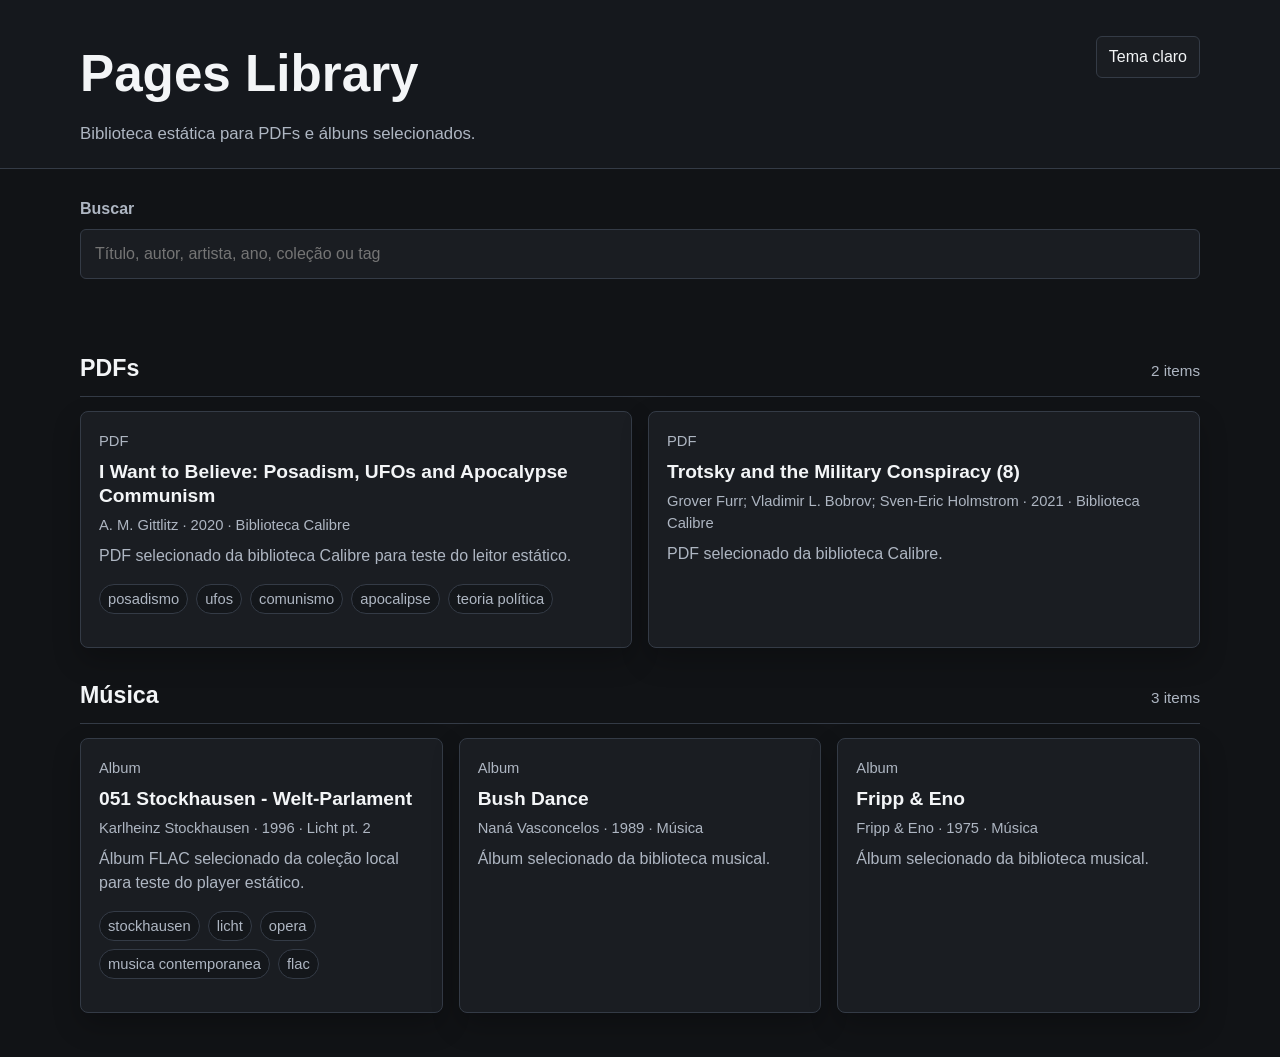
<file: index.html>
<!doctype html>
<html lang="pt-BR" data-theme="dark">
  <head>
    <meta charset="utf-8">
    <meta name="viewport" content="width=device-width, initial-scale=1">
    <title>Pages Library</title>
    <link rel="icon" href="assets/favicon.svg" type="image/svg+xml">
    <link rel="stylesheet" href="assets/style.css?v=20260627-theme">
    <script src="assets/app.js?v=20260627-theme" defer></script>
  </head>
  <body data-page="home">
    <header class="site-header">
      <div class="container header-row">
        <div>
          <h1>Pages Library</h1>
          <p class="site-subtitle">Biblioteca estática para PDFs e álbuns selecionados.</p>
        </div>
        <button class="theme-toggle" type="button" aria-label="Alternar para tema claro" aria-pressed="false">Tema claro</button>
      </div>
    </header>

    <main class="container page-content">
      <label class="search-label" for="search-input">Buscar</label>
      <input
        class="search-input"
        id="search-input"
        type="search"
        placeholder="Título, autor, artista, ano, coleção ou tag"
        autocomplete="off"
      >

      <p class="status-message" id="home-status" role="status"></p>

      <section class="content-section" aria-labelledby="pdfs-title">
        <div class="section-heading">
          <h2 id="pdfs-title">PDFs</h2>
          <span class="item-count" id="pdf-count"></span>
        </div>
        <div class="card-grid" id="pdf-list"></div>
      </section>

      <section class="content-section" aria-labelledby="music-title">
        <div class="section-heading">
          <h2 id="music-title">Música</h2>
          <span class="item-count" id="album-count"></span>
        </div>
        <div class="card-grid" id="album-list"></div>
      </section>
    </main>
  </body>
</html>
</file>
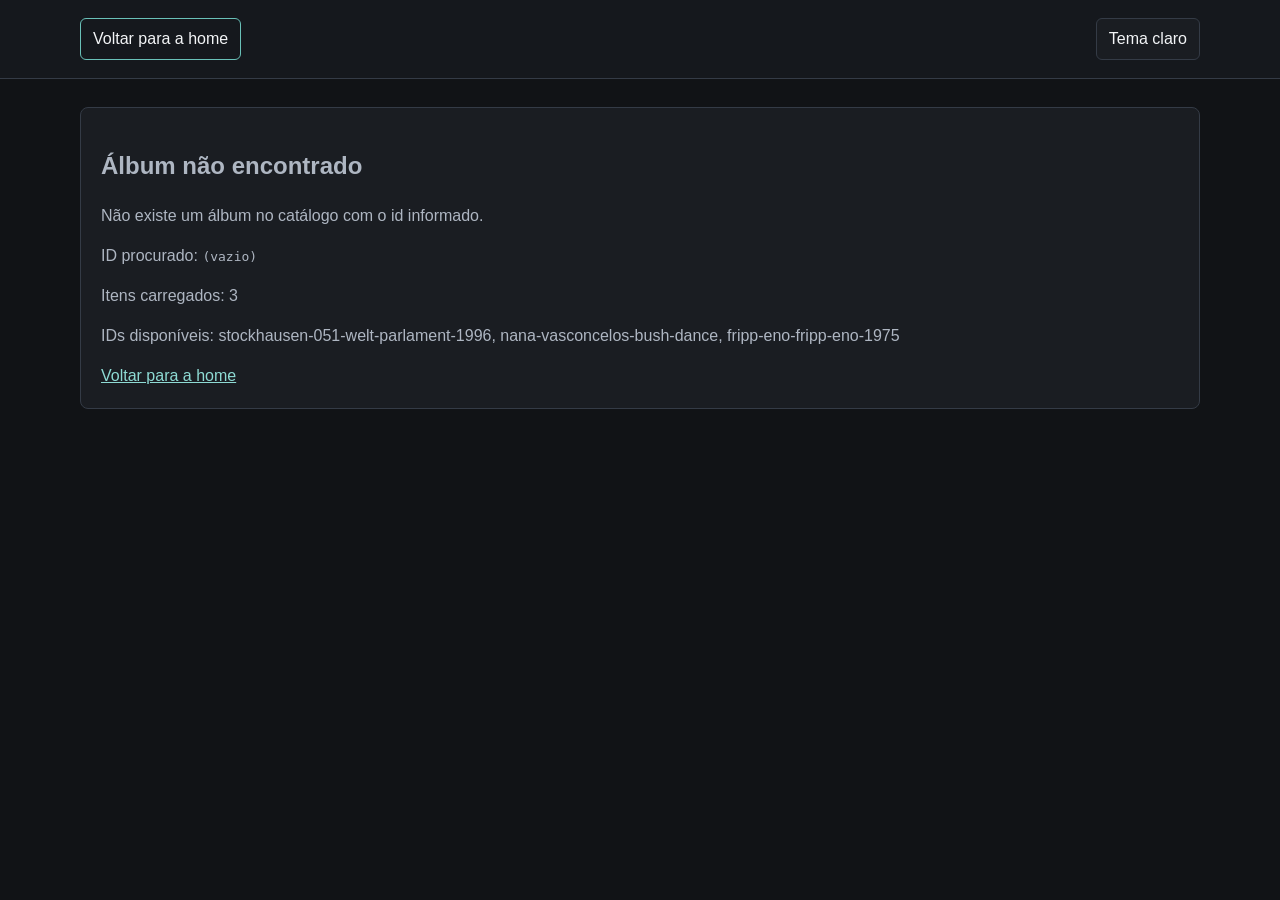
<file: album.html>
<!doctype html>
<html lang="pt-BR" data-theme="dark">
  <head>
    <meta charset="utf-8">
    <meta name="viewport" content="width=device-width, initial-scale=1">
    <title>Album - Pages Library</title>
    <link rel="icon" href="assets/favicon.svg" type="image/svg+xml">
    <link rel="stylesheet" href="assets/style.css?v=20260627-theme">
    <script src="assets/app.js?v=20260627-theme" defer></script>
  </head>
  <body data-page="album">
    <header class="site-header compact">
      <div class="container header-row">
        <a class="back-link" href="index.html">Voltar para a home</a>
        <button class="theme-toggle" type="button" aria-label="Alternar para tema claro" aria-pressed="false">Tema claro</button>
      </div>
    </header>

    <main class="container page-content" id="album-page">
      <p class="status-message" role="status">Carregando álbum...</p>
    </main>
  </body>
</html>
</file>
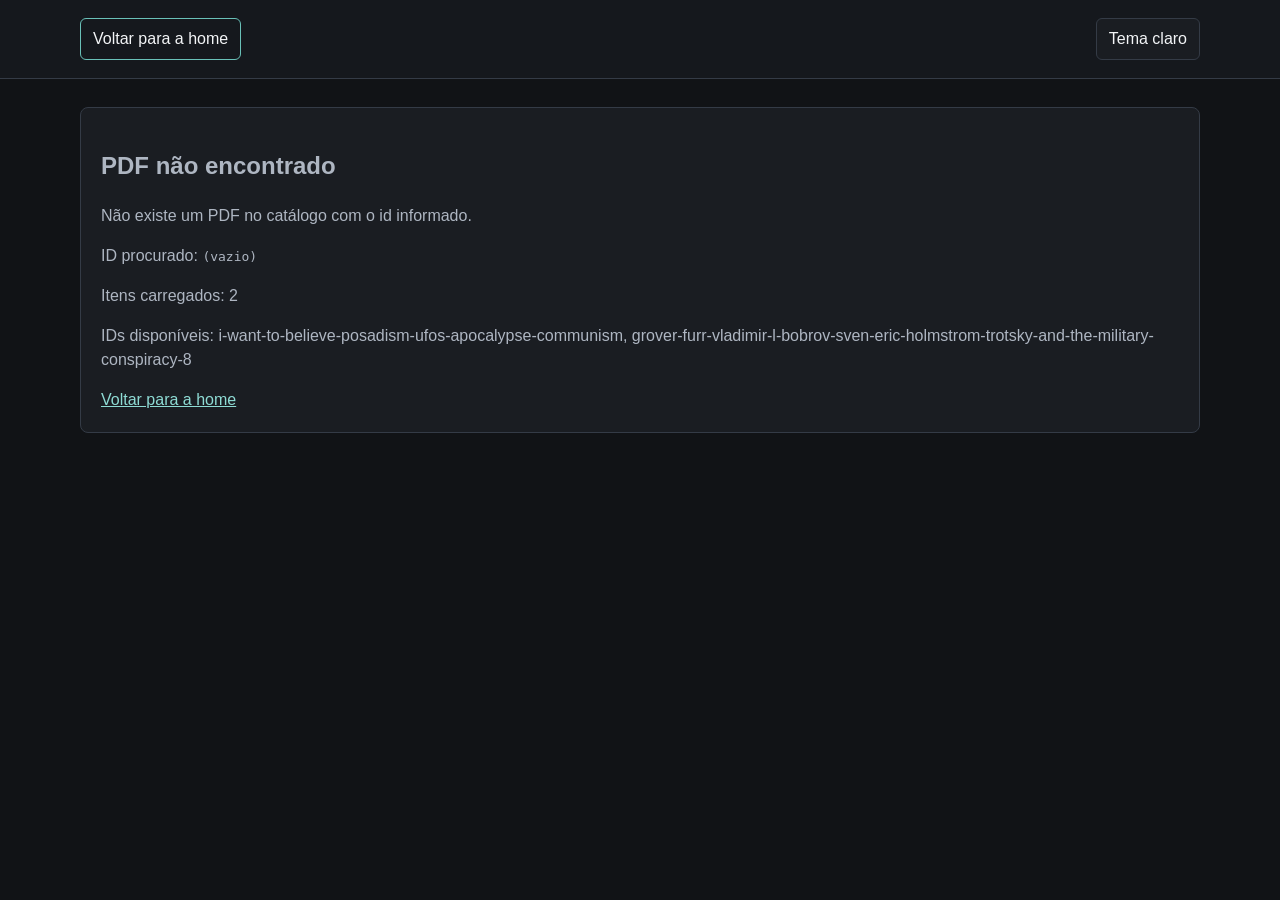
<file: pdf.html>
<!doctype html>
<html lang="pt-BR" data-theme="dark">
  <head>
    <meta charset="utf-8">
    <meta name="viewport" content="width=device-width, initial-scale=1">
    <title>PDF - Pages Library</title>
    <link rel="icon" href="assets/favicon.svg" type="image/svg+xml">
    <link rel="stylesheet" href="assets/style.css?v=20260627-theme">
    <script src="assets/app.js?v=20260627-theme" defer></script>
  </head>
  <body data-page="pdf">
    <header class="site-header compact">
      <div class="container header-row">
        <a class="back-link" href="index.html">Voltar para a home</a>
        <button class="theme-toggle" type="button" aria-label="Alternar para tema claro" aria-pressed="false">Tema claro</button>
      </div>
    </header>

    <main class="container page-content" id="pdf-page">
      <p class="status-message" role="status">Carregando PDF...</p>
    </main>
  </body>
</html>
</file>
<file: assets/style.css>
:root,
html[data-theme="dark"] {
  color-scheme: dark;
  --bg: #111316;
  --surface: #1a1d22;
  --surface-muted: #14171b;
  --surface-strong: #232831;
  --header-bg: #15181d;
  --cover-bg: linear-gradient(135deg, #20242a, #29313a);
  --text: #f3f5f7;
  --muted: #aeb6c2;
  --border: #343b46;
  --accent: #69c0b8;
  --accent-strong: #8edbd4;
  --accent-contrast: #0b1113;
  --link-hover: #ffffff;
  --danger: #f09a9a;
  --shadow: 0 12px 28px rgb(0 0 0 / 24%);
}

html[data-theme="light"] {
  color-scheme: light;
  --bg: #f5f7f8;
  --surface: #ffffff;
  --surface-muted: #edf2f3;
  --surface-strong: #e7f0f1;
  --header-bg: #eef4f5;
  --cover-bg: linear-gradient(135deg, #e7ecef, #d8e5e7);
  --text: #182026;
  --muted: #56636d;
  --border: #c8d3d8;
  --accent: #087d76;
  --accent-strong: #056d67;
  --accent-contrast: #ffffff;
  --link-hover: #034f4b;
  --danger: #b4232a;
  --shadow: 0 10px 24px rgb(25 38 49 / 12%);
}

* {
  box-sizing: border-box;
}

body {
  margin: 0;
  background: var(--bg);
  color: var(--text);
  font-family: Arial, Helvetica, sans-serif;
  line-height: 1.5;
}

a {
  color: var(--accent-strong);
}

a:hover,
a:focus-visible {
  color: var(--link-hover);
}

.back-link {
  display: inline-flex;
  align-items: center;
  min-height: 40px;
  padding: 8px 12px;
  border: 1px solid var(--accent);
  border-radius: 6px;
  color: var(--text);
  text-decoration: none;
}

.back-link:hover,
.back-link:focus-visible {
  background: var(--accent);
  color: var(--accent-contrast);
}

.container {
  width: min(1120px, calc(100% - 32px));
  margin: 0 auto;
}

.site-header {
  padding: 36px 0 22px;
  border-bottom: 1px solid var(--border);
  background: var(--header-bg);
}

.site-header.compact {
  padding: 18px 0;
}

.site-header h1 {
  margin: 0;
  font-size: clamp(2rem, 4vw, 3.4rem);
  letter-spacing: 0;
}

.header-row {
  display: flex;
  align-items: flex-start;
  justify-content: space-between;
  gap: 16px;
}

.site-subtitle {
  max-width: 680px;
  margin: 8px 0 0;
  color: var(--muted);
  font-size: 1.05rem;
}

.theme-toggle {
  flex: 0 0 auto;
  min-height: 40px;
  padding: 8px 12px;
  border: 1px solid var(--border);
  border-radius: 6px;
  background: var(--surface);
  color: var(--text);
  font: inherit;
  cursor: pointer;
}

.theme-toggle:hover,
.theme-toggle:focus-visible {
  border-color: var(--accent);
  background: var(--surface-strong);
  outline: none;
}

.page-content {
  padding: 28px 0 44px;
}

.search-label {
  display: block;
  margin-bottom: 8px;
  color: var(--muted);
  font-weight: 700;
}

.search-input {
  width: 100%;
  min-height: 48px;
  padding: 12px 14px;
  border: 1px solid var(--border);
  border-radius: 6px;
  background: var(--surface);
  color: var(--text);
  font: inherit;
}

.search-input:focus {
  outline: 2px solid var(--accent);
  outline-offset: 2px;
}

.status-message {
  min-height: 1.5em;
  margin: 18px 0;
  color: var(--muted);
}

.status-message.error {
  color: var(--danger);
}

.content-section {
  margin-top: 30px;
}

.section-heading {
  display: flex;
  align-items: baseline;
  justify-content: space-between;
  gap: 16px;
  margin-bottom: 14px;
  border-bottom: 1px solid var(--border);
}

.section-heading h2 {
  margin: 0 0 10px;
  font-size: 1.45rem;
}

.item-count {
  color: var(--muted);
  font-size: 0.95rem;
  white-space: nowrap;
}

.card-grid {
  display: grid;
  grid-template-columns: repeat(auto-fit, minmax(240px, 1fr));
  gap: 16px;
}

.card {
  display: flex;
  min-height: 190px;
  padding: 18px;
  border: 1px solid var(--border);
  border-radius: 8px;
  background: var(--surface);
  color: inherit;
  text-decoration: none;
  box-shadow: var(--shadow);
}

.card:hover,
.card:focus-visible {
  border-color: var(--accent);
  background: var(--surface-strong);
  color: inherit;
  outline: none;
}

.card-body {
  display: flex;
  flex-direction: column;
  width: 100%;
}

.card-kicker,
.meta-list,
.tag-list {
  color: var(--muted);
  font-size: 0.92rem;
}

.card-title {
  margin: 8px 0 6px;
  font-size: 1.2rem;
  line-height: 1.25;
}

.card-description {
  margin: 8px 0 16px;
  color: var(--muted);
}

.tag-list {
  display: flex;
  flex-wrap: wrap;
  gap: 8px;
  margin-top: auto;
  padding: 0;
  list-style: none;
}

.tag {
  padding: 3px 8px;
  border: 1px solid var(--border);
  border-radius: 999px;
  background: var(--surface-muted);
}

.detail-header {
  display: grid;
  grid-template-columns: minmax(0, 1fr);
  gap: 14px;
  margin-bottom: 22px;
}

.detail-header h1 {
  margin: 0;
  font-size: clamp(1.8rem, 3vw, 2.8rem);
  letter-spacing: 0;
}

.detail-description {
  max-width: 780px;
  margin: 0;
  color: var(--muted);
}

.actions {
  display: flex;
  flex-wrap: wrap;
  gap: 12px;
}

.button-link {
  display: inline-flex;
  align-items: center;
  min-height: 42px;
  padding: 9px 13px;
  border: 1px solid var(--accent);
  border-radius: 6px;
  color: var(--text);
  text-decoration: none;
}

.button-link:hover,
.button-link:focus-visible {
  background: var(--accent);
  color: var(--accent-contrast);
}

.pdf-frame {
  width: 100%;
  min-height: 72vh;
  border: 1px solid var(--border);
  border-radius: 8px;
  background: var(--surface);
}

.album-layout {
  display: grid;
  grid-template-columns: minmax(180px, 280px) minmax(0, 1fr);
  gap: 24px;
  align-items: start;
}

.cover {
  width: 100%;
  aspect-ratio: 1;
  display: grid;
  place-items: center;
  border: 1px solid var(--border);
  border-radius: 8px;
  background: var(--cover-bg);
  color: var(--muted);
  overflow: hidden;
}

.cover img {
  width: 100%;
  height: 100%;
  object-fit: cover;
}

.track-list {
  display: grid;
  gap: 8px;
  margin: 18px 0;
  padding: 0;
  list-style: none;
}

.track-item {
  border-radius: 6px;
}

.track-item.is-playing .track-button {
  border-color: var(--accent);
  background: var(--surface-strong);
  box-shadow: inset 4px 0 0 var(--accent);
}

.track-button {
  width: 100%;
  min-height: 44px;
  padding: 10px 12px;
  border: 1px solid var(--border);
  border-radius: 6px;
  background: var(--surface);
  color: var(--text);
  font: inherit;
  text-align: left;
  cursor: pointer;
}

.track-button:hover,
.track-button:focus-visible,
.track-button.active {
  border-color: var(--accent);
  background: var(--surface-strong);
  outline: none;
}

.player-panel {
  padding: 14px;
  border: 1px solid var(--border);
  border-radius: 8px;
  background: var(--surface);
}

.album-controls {
  display: flex;
  flex-wrap: wrap;
  gap: 10px;
  align-items: center;
}

.control-button {
  min-height: 40px;
  padding: 8px 12px;
  border: 1px solid var(--border);
  border-radius: 6px;
  background: var(--surface-muted);
  color: var(--text);
  font: inherit;
  cursor: pointer;
}

.control-button:hover,
.control-button:focus-visible {
  border-color: var(--accent);
  background: var(--surface-strong);
  outline: none;
}

.repeat-control {
  display: inline-flex;
  align-items: center;
  gap: 8px;
  min-height: 40px;
  color: var(--muted);
}

.player-status {
  min-height: 1.5em;
  margin: 12px 0 8px;
  color: var(--muted);
}

.player-status.error {
  color: var(--danger);
}

.audio-player {
  width: 100%;
  margin-top: 8px;
}

.empty-state {
  padding: 20px;
  border: 1px solid var(--border);
  border-radius: 8px;
  background: var(--surface);
  color: var(--muted);
}

@media (max-width: 700px) {
  .container {
    width: min(100% - 24px, 1120px);
  }

  .site-header {
    padding: 26px 0 18px;
  }

  .page-content {
    padding-top: 22px;
  }

  .card-grid,
  .album-layout {
    grid-template-columns: 1fr;
  }

  .header-row {
    align-items: flex-start;
  }

  .theme-toggle {
    max-width: 42%;
    white-space: normal;
  }

  .card {
    min-height: 0;
  }
}
</file>
